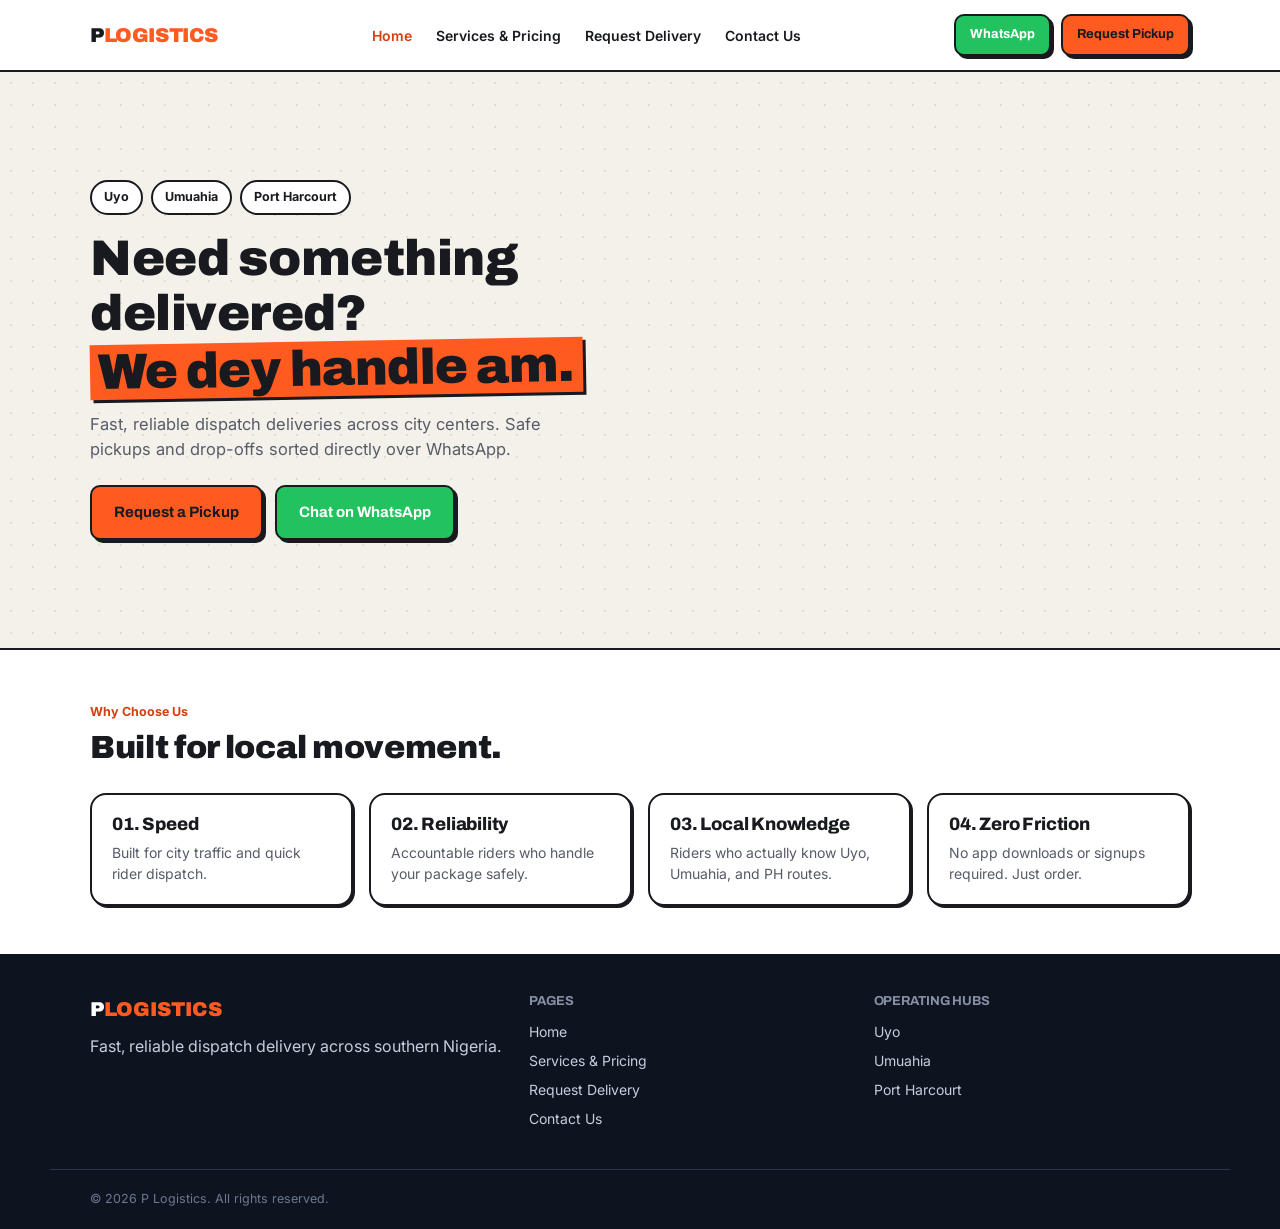
<file: index.html>
<!DOCTYPE html>
<html lang="en">
<head>
  <meta charset="UTF-8">
  <meta name="viewport" content="width=device-width, initial-scale=1.0, viewport-fit=cover">
  <title>P Logistics — Fast Dispatch Delivery in Uyo, Umuahia & Port Harcourt</title>
  <link rel="preconnect" href="https://fonts.googleapis.com">
  <link rel="preconnect" href="https://fonts.gstatic.com" crossorigin>
  <link href="https://fonts.googleapis.com/css2?family=Archivo:wght@700;800;900&family=Inter:wght@400;500;600;700&display=swap" rel="stylesheet">
  <link rel="stylesheet" href="css/style.css">
</head>
<body>

<header class="site-header">
  <div class="wrap nav">
    <a href="index.html" class="logo">P<span>LOGISTICS</span></a>
    
    <nav class="desktop-links">
      <a href="index.html" class="active">Home</a>
      <a href="services.html">Services & Pricing</a>
      <a href="request.html">Request Delivery</a>
      <a href="contact.html">Contact Us</a>
    </nav>

    <div class="nav-cta">
      <a class="btn btn-wa wa-trigger" href="#" data-message="Hello P Logistics, I want to request a delivery.">WhatsApp</a>
      <a class="btn btn-orange" href="request.html">Request Pickup</a>
    </div>

    <button class="nav-toggle" id="navToggle" aria-label="Toggle menu" aria-expanded="false">
      <svg id="navIconOpen" viewBox="0 0 24 24" fill="none" stroke="currentColor" stroke-width="2"><line x1="3" y1="6" x2="21" y2="6"/><line x1="3" y1="12" x2="21" y2="12"/><line x1="3" y1="18" x2="21" y2="18"/></svg>
      <svg id="navIconClose" viewBox="0 0 24 24" fill="none" stroke="currentColor" stroke-width="2" style="display:none;"><line x1="18" y1="6" x2="6" y2="18"/><line x1="6" y1="6" x2="18" y2="18"/></svg>
    </button>
  </div>

  <nav class="mobile-menu" id="mobileMenu">
    <a href="index.html">Home</a>
    <a href="services.html">Services & Pricing</a>
    <a href="request.html">Request Delivery</a>
    <a href="contact.html">Contact Us</a>
    <div class="mobile-menu-actions">
      <a class="btn btn-wa btn-block wa-trigger" href="#" data-message="Hello P Logistics, I want to request a delivery.">WhatsApp Us</a>
      <a class="btn btn-outline btn-block" href="tel:09045114683">Call 0904 511 4683</a>
    </div>
  </nav>
</header>

<section class="hero">
  <div class="wrap hero-inner">
    <div>
      <div class="hero-eyebrow-row">
        <span class="hub-chip">Uyo</span>
        <span class="hub-chip">Umuahia</span>
        <span class="hub-chip">Port Harcourt</span>
      </div>
      <h1>Need something delivered? <em>We dey handle am.</em></h1>
      <p class="hero-sub">Fast, reliable dispatch deliveries across city centers. Safe pickups and drop-offs sorted directly over WhatsApp.</p>
      <div class="hero-actions">
        <a class="btn btn-orange btn-block" href="request.html">Request a Pickup</a>
        <a class="btn btn-wa btn-block wa-trigger" href="#" data-message="Hello P Logistics, I want to request a delivery.">Chat on WhatsApp</a>
      </div>
    </div>
  </div>
</section>

<section>
  <div class="wrap">
    <div class="section-head">
      <span class="tag-line">Why Choose Us</span>
      <h2>Built for local movement.</h2>
    </div>
    <div class="grid-4">
      <div class="card">
        <h3>01. Speed</h3>
        <p>Built for city traffic and quick rider dispatch.</p>
      </div>
      <div class="card">
        <h3>02. Reliability</h3>
        <p>Accountable riders who handle your package safely.</p>
      </div>
      <div class="card">
        <h3>03. Local Knowledge</h3>
        <p>Riders who actually know Uyo, Umuahia, and PH routes.</p>
      </div>
      <div class="card">
        <h3>04. Zero Friction</h3>
        <p>No app downloads or signups required. Just order.</p>
      </div>
    </div>
  </div>
</section>

<footer>
  <div class="wrap footer-grid">
    <div>
      <div class="footer-logo">P<span>LOGISTICS</span></div>
      <p style="margin-top:10px;">Fast, reliable dispatch delivery across southern Nigeria.</p>
    </div>
    <div class="footer-col">
      <h4>Pages</h4>
      <a href="index.html">Home</a>
      <a href="services.html">Services & Pricing</a>
      <a href="request.html">Request Delivery</a>
      <a href="contact.html">Contact Us</a>
    </div>
    <div class="footer-col">
      <h4>Operating Hubs</h4>
      <p>Uyo</p>
      <p>Umuahia</p>
      <p>Port Harcourt</p>
    </div>
  </div>
  <div class="wrap footer-bottom">
    <span>&copy; <span id="year"></span> P Logistics. All rights reserved.</span>
  </div>
</footer>

<div class="sticky-bar">
  <a class="btn btn-wa wa-trigger" href="#" data-message="Hello P Logistics, I want to request a delivery.">WhatsApp</a>
  <a class="btn btn-orange" href="request.html">Request Delivery</a>
</div>

<script src="js/script.js" defer></script>
</body>
</html>
</file>
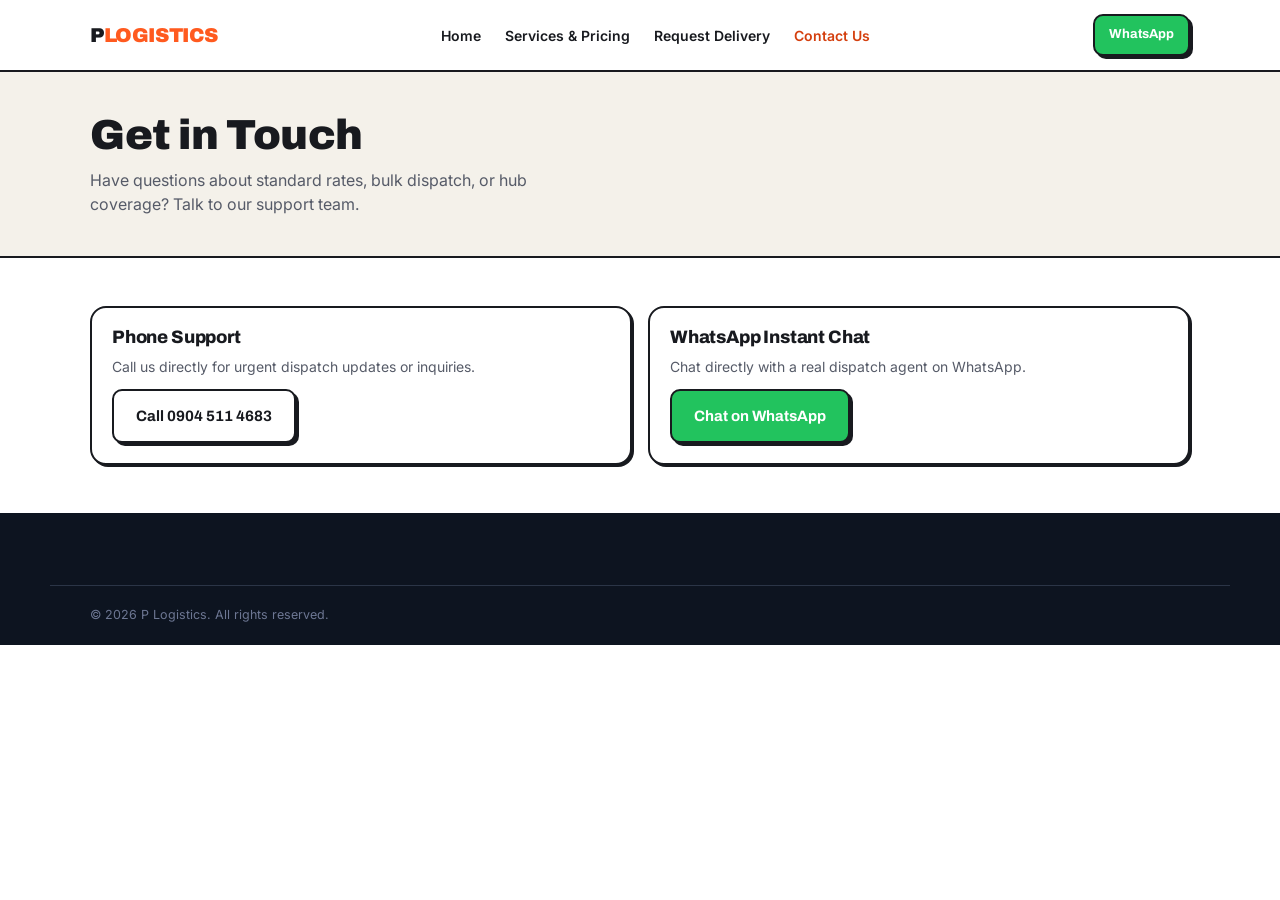
<file: contact.html>
<!DOCTYPE html>
<html lang="en">
<head>
  <meta charset="UTF-8">
  <meta name="viewport" content="width=device-width, initial-scale=1.0, viewport-fit=cover">
  <title>Contact Us — P Logistics</title>
  <link rel="preconnect" href="https://fonts.googleapis.com">
  <link rel="preconnect" href="https://fonts.gstatic.com" crossorigin>
  <link href="https://fonts.googleapis.com/css2?family=Archivo:wght@700;800;900&family=Inter:wght@400;500;600;700&display=swap" rel="stylesheet">
  <link rel="stylesheet" href="css/style.css">
</head>
<body>

<header class="site-header">
  <div class="wrap nav">
    <a href="index.html" class="logo">P<span>LOGISTICS</span></a>
    <nav class="desktop-links">
      <a href="index.html">Home</a>
      <a href="services.html">Services & Pricing</a>
      <a href="request.html">Request Delivery</a>
      <a href="contact.html" class="active">Contact Us</a>
    </nav>
    <div class="nav-cta">
      <a class="btn btn-wa wa-trigger" href="#" data-message="Hello P Logistics, I have an inquiry.">WhatsApp</a>
    </div>
  </div>
</header>

<div class="page-header">
  <div class="wrap">
    <h1>Get in Touch</h1>
    <p>Have questions about standard rates, bulk dispatch, or hub coverage? Talk to our support team.</p>
  </div>
</div>

<section>
  <div class="wrap">
    <div class="grid-2">
      <div class="card">
        <h3>Phone Support</h3>
        <p style="margin-bottom:12px;">Call us directly for urgent dispatch updates or inquiries.</p>
        <a class="btn btn-outline" href="tel:09045114683">Call 0904 511 4683</a>
      </div>

      <div class="card">
        <h3>WhatsApp Instant Chat</h3>
        <p style="margin-bottom:12px;">Chat directly with a real dispatch agent on WhatsApp.</p>
        <a class="btn btn-wa wa-trigger" href="#" data-message="Hello P Logistics, I have an inquiry.">Chat on WhatsApp</a>
      </div>
    </div>
  </div>
</section>

<footer>
  <div class="wrap footer-bottom">
    <span>&copy; <span id="year"></span> P Logistics. All rights reserved.</span>
  </div>
</footer>

<script src="js/script.js" defer></script>
</body>
</html>
</file>
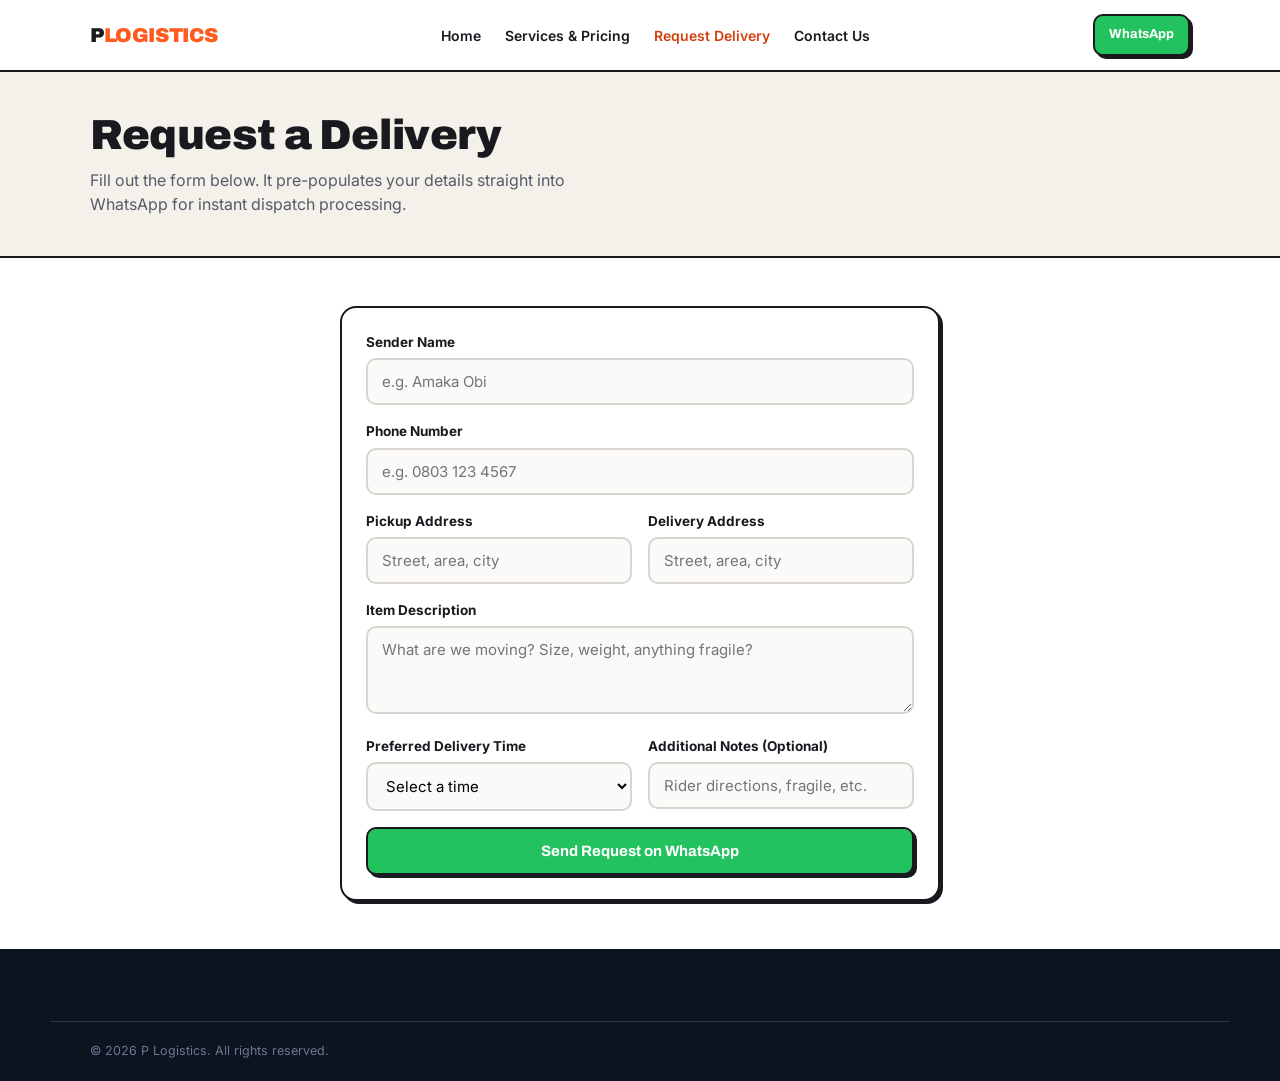
<file: request.html>
<!DOCTYPE html>
<html lang="en">
<head>
  <meta charset="UTF-8">
  <meta name="viewport" content="width=device-width, initial-scale=1.0, viewport-fit=cover">
  <title>Request Delivery — P Logistics</title>
  <link rel="preconnect" href="https://fonts.googleapis.com">
  <link rel="preconnect" href="https://fonts.gstatic.com" crossorigin>
  <link href="https://fonts.googleapis.com/css2?family=Archivo:wght@700;800;900&family=Inter:wght@400;500;600;700&display=swap" rel="stylesheet">
  <link rel="stylesheet" href="css/style.css">
</head>
<body>

<header class="site-header">
  <div class="wrap nav">
    <a href="index.html" class="logo">P<span>LOGISTICS</span></a>
    <nav class="desktop-links">
      <a href="index.html">Home</a>
      <a href="services.html">Services & Pricing</a>
      <a href="request.html" class="active">Request Delivery</a>
      <a href="contact.html">Contact Us</a>
    </nav>
    <div class="nav-cta">
      <a class="btn btn-wa wa-trigger" href="#" data-message="Hello P Logistics, I want to request a delivery.">WhatsApp</a>
    </div>
  </div>
</header>

<div class="page-header">
  <div class="wrap">
    <h1>Request a Delivery</h1>
    <p>Fill out the form below. It pre-populates your details straight into WhatsApp for instant dispatch processing.</p>
  </div>
</div>

<section>
  <div class="wrap" style="max-width: 680px;">
    <div class="card-form" id="cardForm">
      <form id="deliveryForm" novalidate>
        <div class="field" data-field="name">
          <label for="senderName">Sender Name</label>
          <input type="text" id="senderName" name="senderName" placeholder="e.g. Amaka Obi">
          <span class="field-error">Please enter your name.</span>
        </div>

        <div class="field" data-field="phone">
          <label for="phoneNumber">Phone Number</label>
          <input type="tel" id="phoneNumber" name="phoneNumber" placeholder="e.g. 0803 123 4567">
          <span class="field-error">Please enter a valid phone number.</span>
        </div>

        <div class="field-row">
          <div class="field" data-field="pickup">
            <label for="pickupAddress">Pickup Address</label>
            <input type="text" id="pickupAddress" name="pickupAddress" placeholder="Street, area, city">
            <span class="field-error">Please add your pickup address.</span>
          </div>
          <div class="field" data-field="dropoff">
            <label for="deliveryAddress">Delivery Address</label>
            <input type="text" id="deliveryAddress" name="deliveryAddress" placeholder="Street, area, city">
            <span class="field-error">Please add the delivery address.</span>
          </div>
        </div>

        <div class="field" data-field="item">
          <label for="itemDescription">Item Description</label>
          <textarea id="itemDescription" name="itemDescription" placeholder="What are we moving? Size, weight, anything fragile?"></textarea>
          <span class="field-error">Let us know what you're sending.</span>
        </div>

        <div class="field-row">
          <div class="field" data-field="time">
            <label for="preferredTime">Preferred Delivery Time</label>
            <select id="preferredTime" name="preferredTime">
              <option value="">Select a time</option>
              <option value="As soon as possible">As soon as possible</option>
              <option value="This morning">This morning</option>
              <option value="This afternoon">This afternoon</option>
              <option value="This evening">This evening</option>
            </select>
            <span class="field-error">Please choose a preferred time.</span>
          </div>
          <div class="field">
            <label for="instructions">Additional Notes (Optional)</label>
            <input type="text" id="instructions" placeholder="Rider directions, fragile, etc.">
          </div>
        </div>

        <button type="submit" class="btn btn-wa btn-block">
          Send Request on WhatsApp
        </button>
      </form>

      <div class="form-success" id="formSuccess">
        <h3>Request Generated</h3>
        <p>WhatsApp has been opened with your order details. Simply tap send in your chat!</p>
        <p style="margin-top:14px;"><a href="#" id="resetForm" style="font-weight:700;color:var(--orange-deep);">Send another request</a></p>
      </div>
    </div>
  </div>
</section>

<footer>
  <div class="wrap footer-bottom">
    <span>&copy; <span id="year"></span> P Logistics. All rights reserved.</span>
  </div>
</footer>

<script src="js/script.js" defer></script>
</body>
</html>
</file>
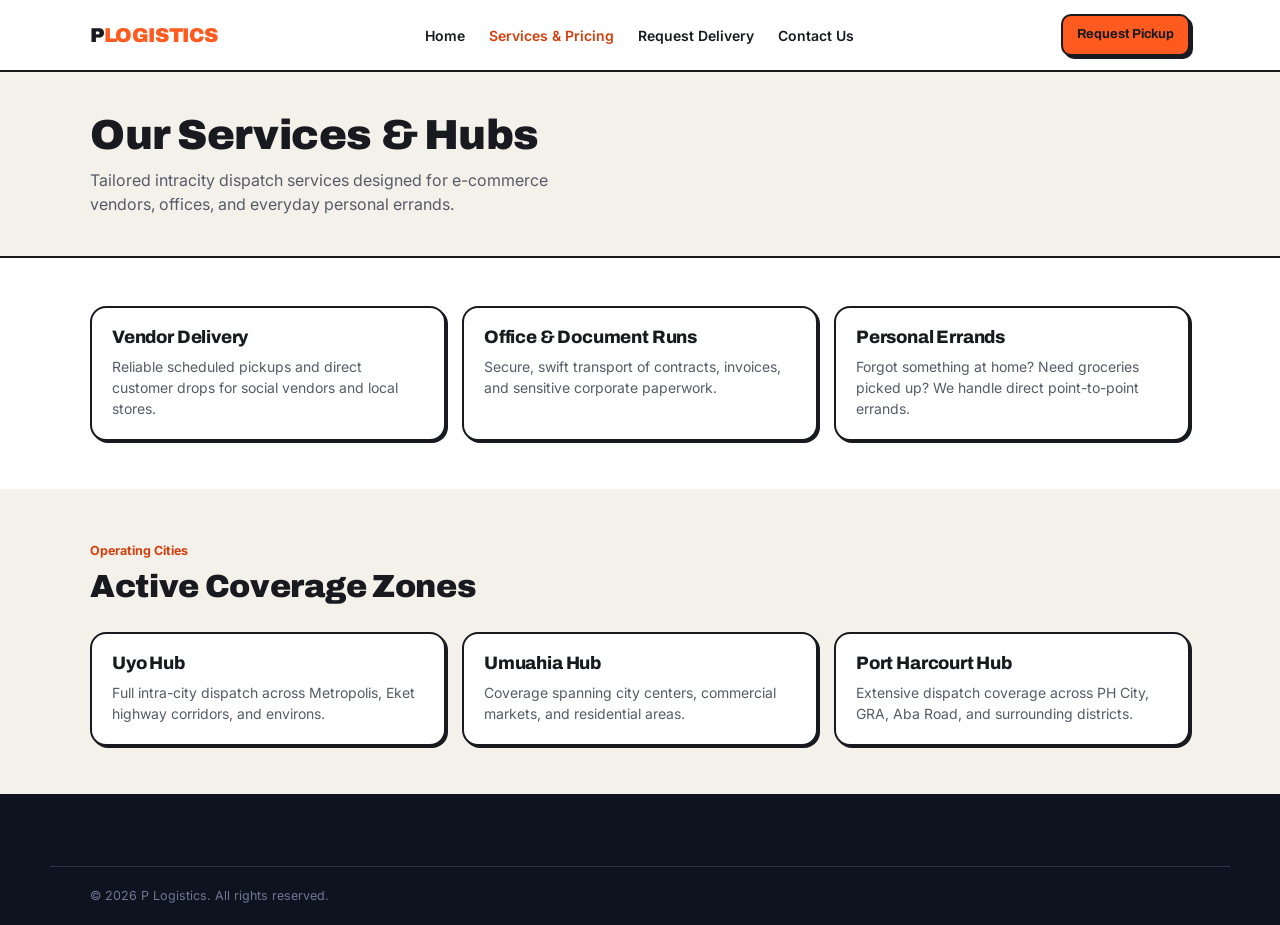
<file: services.html>
<!DOCTYPE html>
<html lang="en">
<head>
  <meta charset="UTF-8">
  <meta name="viewport" content="width=device-width, initial-scale=1.0, viewport-fit=cover">
  <title>Services & Pricing — P Logistics</title>
  <link rel="preconnect" href="https://fonts.googleapis.com">
  <link rel="preconnect" href="https://fonts.gstatic.com" crossorigin>
  <link href="https://fonts.googleapis.com/css2?family=Archivo:wght@700;800;900&family=Inter:wght@400;500;600;700&display=swap" rel="stylesheet">
  <link rel="stylesheet" href="css/style.css">
</head>
<body>

<header class="site-header">
  <div class="wrap nav">
    <a href="index.html" class="logo">P<span>LOGISTICS</span></a>
    <nav class="desktop-links">
      <a href="index.html">Home</a>
      <a href="services.html" class="active">Services & Pricing</a>
      <a href="request.html">Request Delivery</a>
      <a href="contact.html">Contact Us</a>
    </nav>
    <div class="nav-cta">
      <a class="btn btn-orange" href="request.html">Request Pickup</a>
    </div>
  </div>
</header>

<div class="page-header">
  <div class="wrap">
    <h1>Our Services & Hubs</h1>
    <p>Tailored intracity dispatch services designed for e-commerce vendors, offices, and everyday personal errands.</p>
  </div>
</div>

<section>
  <div class="wrap">
    <div class="grid-3">
      <div class="card">
        <h3>Vendor Delivery</h3>
        <p>Reliable scheduled pickups and direct customer drops for social vendors and local stores.</p>
      </div>
      <div class="card">
        <h3>Office & Document Runs</h3>
        <p>Secure, swift transport of contracts, invoices, and sensitive corporate paperwork.</p>
      </div>
      <div class="card">
        <h3>Personal Errands</h3>
        <p>Forgot something at home? Need groceries picked up? We handle direct point-to-point errands.</p>
      </div>
    </div>
  </div>
</section>

<section style="background:var(--surface);">
  <div class="wrap">
    <div class="section-head">
      <span class="tag-line">Operating Cities</span>
      <h2>Active Coverage Zones</h2>
    </div>
    <div class="grid-3">
      <div class="card">
        <h3>Uyo Hub</h3>
        <p>Full intra-city dispatch across Metropolis, Eket highway corridors, and environs.</p>
      </div>
      <div class="card">
        <h3>Umuahia Hub</h3>
        <p>Coverage spanning city centers, commercial markets, and residential areas.</p>
      </div>
      <div class="card">
        <h3>Port Harcourt Hub</h3>
        <p>Extensive dispatch coverage across PH City, GRA, Aba Road, and surrounding districts.</p>
      </div>
    </div>
  </div>
</section>

<footer>
  <div class="wrap footer-bottom">
    <span>&copy; <span id="year"></span> P Logistics. All rights reserved.</span>
  </div>
</footer>

<script src="js/script.js" defer></script>
</body>
</html>
</file>
<file: css/style.css>
:root {
  --ink: #181a1f;
  --ink-soft: #565b68;
  --paper: #ffffff;
  --surface: #f4f1ea;
  --surface-line: #e4ddcf;
  --line: #181a1f;
  --orange: #ff5a1f;
  --orange-deep: #d43f0e;
  --yellow: #ffc93c;
  --navy: #0d1420;
  --navy-soft: #1c2536;
  --wa-green: #22c35e;

  --radius-sm: 10px;
  --radius-md: 16px;

  --shadow-hard: 3px 3px 0 var(--line);
  --shadow-hard-sm: 2px 2px 0 var(--line);
  --shadow-hover: 5px 5px 0 var(--line);

  --maxw: 1180px;
}

/* =========================
   RESET
========================= */

* {
  box-sizing: border-box;
}

html {
  scroll-behavior: smooth;
  width: 100%;
  overflow-x: hidden;
}

body {
  margin: 0;
  width: 100%;
  min-width: 0;
  overflow-x: hidden;

  font-family: "Inter", system-ui, sans-serif;
  color: var(--ink);
  background: var(--paper);

  -webkit-font-smoothing: antialiased;
  line-height: 1.5;

  padding-bottom: 70px;
}

@media (min-width: 760px) {
  body {
    padding-bottom: 0;
  }
}

h1,
h2,
h3,
h4 {
  font-family: "Archivo", system-ui, sans-serif;
  line-height: 1.1;
  margin: 0;
  letter-spacing: -0.01em;
}

p {
  margin: 0;
}

a {
  color: inherit;
  text-decoration: none;
}

ul {
  margin: 0;
  padding: 0;
  list-style: none;
}

button {
  font-family: inherit;
  cursor: pointer;
}

img {
  display: block;
  max-width: 100%;
}

svg {
  display: block;
  max-width: 100%;
}

/* =========================
   MAIN CONTAINER
========================= */

.wrap {
  width: 100%;
  max-width: var(--maxw);
  margin: 0 auto;
  padding-left: 20px;
  padding-right: 20px;
}

@media (min-width: 820px) {
  .wrap {
    padding-left: 40px;
    padding-right: 40px;
  }
}

/* =========================
   BUTTONS
========================= */

.btn {
  display: inline-flex;
  align-items: center;
  justify-content: center;
  gap: 10px;

  font-family: "Archivo", sans-serif;
  font-weight: 700;
  font-size: 15px;

  padding: 14px 22px;

  border-radius: var(--radius-sm);
  border: 2px solid var(--line);

  min-height: 48px;

  white-space: nowrap;

  transition:
    transform 0.12s ease,
    box-shadow 0.12s ease;
}

.btn:active {
  transform: translate(2px, 2px);
  box-shadow: none !important;
}

.btn-orange {
  background: var(--orange);
  color: var(--ink);
  box-shadow: var(--shadow-hard);
}

.btn-wa {
  background: var(--wa-green);
  color: #fff;
  box-shadow: var(--shadow-hard);
}

.btn-outline {
  background: var(--paper);
  color: var(--ink);
  box-shadow: var(--shadow-hard);
}

.btn-block {
  width: 100%;
}

.btn svg {
  flex: 0 0 auto;
  width: 20px;
  height: 20px;
}

@media (hover: hover) {
  .btn:hover {
    transform: translate(-1px, -1px);
    box-shadow: var(--shadow-hover);
  }
}

/* =========================
   NAVIGATION
========================= */

.site-header {
  position: sticky;
  top: 0;
  z-index: 40;

  width: 100%;

  background: var(--paper);
  border-bottom: 2px solid var(--line);
}

.nav {
  display: flex;
  align-items: center;
  justify-content: space-between;

  min-height: 70px;
  padding-top: 14px;
  padding-bottom: 14px;
}

.logo {
  display: inline-block;

  font-family: "Archivo", sans-serif;
  font-weight: 900;
  font-size: 20px;
  letter-spacing: -0.02em;

  flex-shrink: 0;
}

.logo span {
  color: var(--orange);
}

.desktop-links {
  display: none;

  gap: 24px;
  align-items: center;

  font-weight: 600;
  font-size: 14px;
}

.desktop-links a:hover,
.desktop-links a.active {
  color: var(--orange-deep);
}

.nav-cta {
  display: none;
}

@media (min-width: 840px) {
  .desktop-links {
    display: flex;
  }

  .nav-cta {
    display: flex;
    gap: 10px;
  }

  .nav-cta .btn {
    padding: 9px 14px;
    font-size: 13px;
    min-height: 38px;
  }
}

/* MOBILE MENU BUTTON */

.nav-toggle {
  display: flex;
  align-items: center;
  justify-content: center;

  width: 42px;
  height: 42px;

  flex-shrink: 0;

  border: 2px solid var(--line);
  border-radius: 10px;

  background: var(--paper);
}

.nav-toggle svg {
  width: 20px;
  height: 20px;
}

@media (min-width: 840px) {
  .nav-toggle {
    display: none;
  }
}

/* MOBILE MENU */

.mobile-menu {
  max-height: 0;

  overflow: hidden;

  display: flex;
  flex-direction: column;

  width: 100%;

  background: var(--paper);

  transition: max-height 0.25s ease;
}

.mobile-menu.open {
  max-height: 400px;
  border-top: 2px solid var(--line);
}

.mobile-menu a {
  padding: 14px 20px;

  font-weight: 700;
  font-size: 15px;

  border-bottom: 1px solid var(--surface-line);
}

.mobile-menu-actions {
  display: flex;
  flex-direction: column;
  gap: 10px;

  padding: 16px 20px 20px;
}

@media (min-width: 840px) {
  .mobile-menu {
    display: none !important;
  }
}

/* =========================
   PAGE HEADER
========================= */

.page-header {
  width: 100%;

  background: var(--surface);

  border-bottom: 2px solid var(--line);

  padding: 40px 0;
}

.page-header h1 {
  font-size: clamp(28px, 6vw, 42px);
  font-weight: 900;

  max-width: 100%;
  overflow-wrap: break-word;
}

.page-header p {
  margin-top: 10px;

  color: var(--ink-soft);

  max-width: 50ch;
}

/* =========================
   HOMEPAGE HERO
========================= */

.hero {
  width: 100%;

  background-color: var(--surface);

  background-image: radial-gradient(
    var(--surface-line) 1.5px,
    transparent 1.5px
  );

  background-size: 22px 22px;

  border-bottom: 2px solid var(--line);

  /*
    Keeps the homepage design inside
    the actual screen width.
  */
  overflow: hidden;
}

.hero-inner {
  width: 100%;
  min-width: 0;

  padding-top: 36px;
  padding-bottom: 36px;

  display: grid;
  gap: 26px;
}

@media (min-width: 900px) {
  .hero-inner {
    grid-template-columns: 1.1fr 0.9fr;

    align-items: center;

    padding-top: 60px;
    padding-bottom: 60px;
  }
}

.hero-eyebrow-row {
  display: flex;
  flex-wrap: wrap;

  gap: 8px;

  margin-bottom: 16px;

  max-width: 100%;
}

.hub-chip {
  display: inline-flex;
  align-items: center;
  gap: 6px;

  font-size: 12.5px;
  font-weight: 700;

  background: var(--paper);

  border: 2px solid var(--line);
  border-radius: 100px;

  padding: 6px 12px;

  max-width: 100%;
}

.hub-chip svg {
  width: 12px;
  height: 12px;

  color: var(--orange-deep);
}

.hero h1 {
  font-size: clamp(30px, 7vw, 50px);
  font-weight: 900;

  max-width: 100%;

  overflow-wrap: break-word;
}

.hero h1 em {
  font-style: normal;

  background: var(--orange);

  padding: 0 8px;

  box-shadow: var(--shadow-hard);

  display: inline-block;

  transform: rotate(-1deg);

  max-width: 100%;
}

.hero-sub {
  margin-top: 16px;

  font-size: 16.5px;

  color: var(--ink-soft);

  max-width: 46ch;
}

.hero-actions {
  margin-top: 24px;

  display: flex;
  flex-direction: column;

  gap: 12px;

  max-width: 100%;
}

@media (min-width: 520px) {
  .hero-actions {
    flex-direction: row;
  }

  .hero-actions .btn {
    width: auto;
  }
}

/* =========================
   SECTIONS
========================= */

section {
  width: 100%;
  padding: 48px 0;
}

.section-head {
  max-width: 640px;
  margin-bottom: 28px;
}

.section-head h2 {
  font-size: clamp(24px, 5vw, 32px);
  font-weight: 900;
}

.section-head p {
  margin-top: 8px;
  color: var(--ink-soft);
}

.tag-line {
  display: inline-block;

  font-weight: 700;
  font-size: 12.5px;

  color: var(--orange-deep);

  margin-bottom: 8px;
}

/* =========================
   GRIDS
========================= */

.grid-2,
.grid-3,
.grid-4 {
  display: grid;
  gap: 16px;
  width: 100%;
}

@media (min-width: 600px) {
  .grid-2 {
    grid-template-columns: repeat(2, 1fr);
  }
}

@media (min-width: 760px) {
  .grid-3 {
    grid-template-columns: repeat(3, 1fr);
  }

  .grid-4 {
    grid-template-columns: repeat(4, 1fr);
  }
}

/* =========================
   CARDS
========================= */

.card {
  width: 100%;
  min-width: 0;

  background: var(--paper);

  border: 2px solid var(--line);
  border-radius: var(--radius-md);

  box-shadow: var(--shadow-hard-sm);

  padding: 20px;
}

.card h3 {
  font-size: 18px;
  font-weight: 800;

  margin-bottom: 8px;
}

.card p {
  font-size: 14px;
  color: var(--ink-soft);
}

/* =========================
   DELIVERY FORM
========================= */

.card-form {
  width: 100%;
  min-width: 0;

  background: var(--paper);

  border: 2px solid var(--line);
  border-radius: var(--radius-md);

  box-shadow: var(--shadow-hard);

  padding: 24px;
}

.field {
  margin-bottom: 16px;
}

.field label {
  display: block;

  font-weight: 700;
  font-size: 13.5px;

  margin-bottom: 6px;
}

.field input,
.field textarea,
.field select {
  width: 100%;
  max-width: 100%;

  border: 2px solid #d8d5cf;
  border-radius: 10px;

  padding: 12px 14px;

  font-family: inherit;
  font-size: 15px;

  background: #fbfaf8;

  min-height: 46px;
}

.field textarea {
  min-height: 88px;
  resize: vertical;
}

.field input:focus,
.field textarea:focus,
.field select:focus {
  outline: none;

  border-color: var(--ink);

  background: #fff;
}

.field.has-error input,
.field.has-error textarea,
.field.has-error select {
  border-color: #d6293e;

  background: #fff5f5;
}

.field-error {
  display: none;

  color: #d6293e;

  font-size: 12.5px;

  margin-top: 4px;

  font-weight: 600;
}

.field.has-error .field-error {
  display: block;
}

.field-row {
  display: grid;
  gap: 16px;
}

@media (min-width: 520px) {
  .field-row {
    grid-template-columns: 1fr 1fr;
  }
}

.form-success {
  display: none;

  text-align: center;

  padding: 20px 0;
}

.form-success.show {
  display: block;
}

.card-form.submitted form {
  display: none;
}

/* =========================
   STICKY MOBILE BAR
========================= */

.sticky-bar {
  position: fixed;

  bottom: 0;
  left: 0;
  right: 0;

  z-index: 50;

  display: flex;

  gap: 10px;

  padding:
    10px
    16px
    calc(10px + env(safe-area-inset-bottom));

  width: 100%;

  background: var(--paper);

  border-top: 2px solid var(--line);
}

.sticky-bar .btn {
  flex: 1;

  min-width: 0;

  font-size: 14px;

  padding: 12px 8px;

  min-height: 44px;
}

@media (min-width: 760px) {
  .sticky-bar {
    display: none;
  }
}

/* =========================
   FOOTER
========================= */

footer {
  width: 100%;

  background: var(--navy);

  color: #c8cddb;

  padding: 40px 0 20px;
}

.footer-grid {
  display: grid;

  gap: 28px;

  width: 100%;
}

@media (min-width: 700px) {
  .footer-grid {
    grid-template-columns: 1.3fr 1fr 1fr;
  }
}

.footer-logo {
  font-family: "Archivo", sans-serif;

  font-weight: 900;

  font-size: 20px;

  color: #fff;
}

.footer-logo span {
  color: var(--orange);
}

.footer-col h4 {
  font-size: 13px;

  text-transform: uppercase;

  color: #8790a4;

  margin-bottom: 12px;
}

.footer-col a,
.footer-col p {
  display: block;

  font-size: 14px;

  color: #c8cddb;

  margin-bottom: 8px;
}

.footer-bottom {
  margin-top: 32px;

  padding-top: 20px;

  border-top: 1px solid #2b3547;

  font-size: 12.5px;

  color: #6d7793;

  display: flex;

  flex-wrap: wrap;

  justify-content: space-between;

  gap: 10px;
}

/* =========================
   MOBILE FIXES
========================= */

@media (max-width: 519px) {
  .wrap {
    padding-left: 16px;
    padding-right: 16px;
  }

  .hero-inner {
    padding-top: 30px;
    padding-bottom: 34px;
  }

  .hero h1 {
    font-size: clamp(29px, 9vw, 42px);
    line-height: 1.08;
  }

  .hero h1 em {
    padding-left: 6px;
    padding-right: 6px;
  }

  .hero-sub {
    font-size: 15px;
  }

  .card-form {
    padding: 18px;
  }

  section {
    padding: 40px 0;
  }
}

/* Prevent accidental horizontal overflow
   from any child element. */
.wrap,
.hero-inner,
section,
footer {
  min-width: 0;
}
</file>
